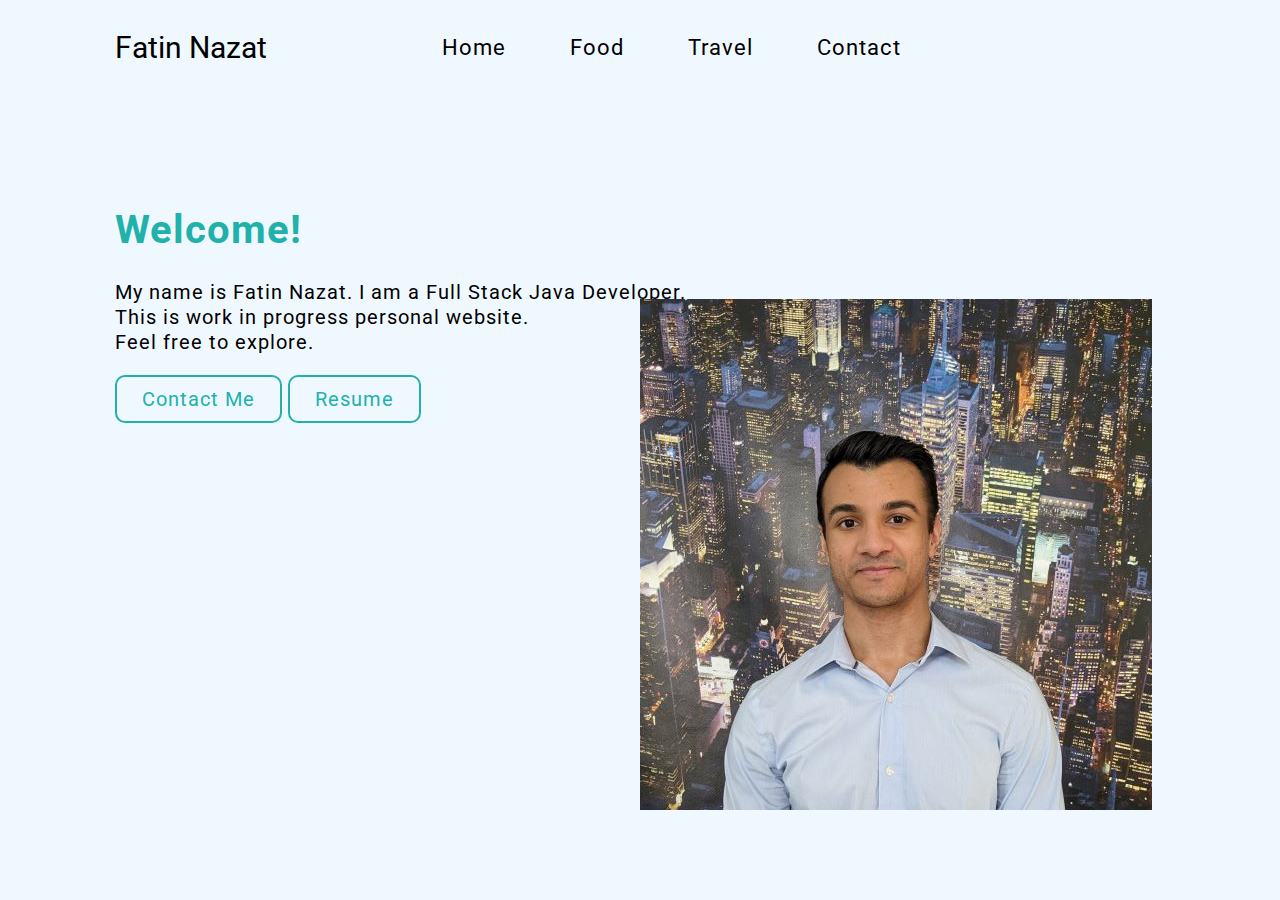
<file: index.html>
<!DOCTYPE html>
<html lang="en">
<head>
    <meta charset="UTF-8">
    <title>About Me</title>
    <link rel="stylesheet" href="css/style.css">
    <link href="https://fonts.googleapis.com/css2?family=Roboto:wght@300;400;700&display=swap" rel="stylesheet">
</head>
<body>
    <div class="header">
    <nav>
        <label class="logo">Fatin Nazat <a href="index.html"></a></label>
        <ul>
            <li><a href="index.html">Home</a> </li>
            <li><a href="food.html">Food</a> </li>
            <li><a href="travel.html">Travel</a> </li>
            <li><a href="contact.html">Contact</a></li>
        </ul>
    </nav>
    <div class="text">
        <h1>Welcome!</h1>
        <p>My name is Fatin Nazat. I am a Full Stack Java Developer.<br>This is work in progress personal website.<br>
        Feel free to explore.</p>
        <a href="contact.html">Contact Me</a>
        <a href="#" class="button">Resume</a>
        <div class="profile">
            <img src="./images/profile.jpg" class="my-image" alt="My picture">
        </div>
    </div>
    </div>
</body>
</html>
</file>
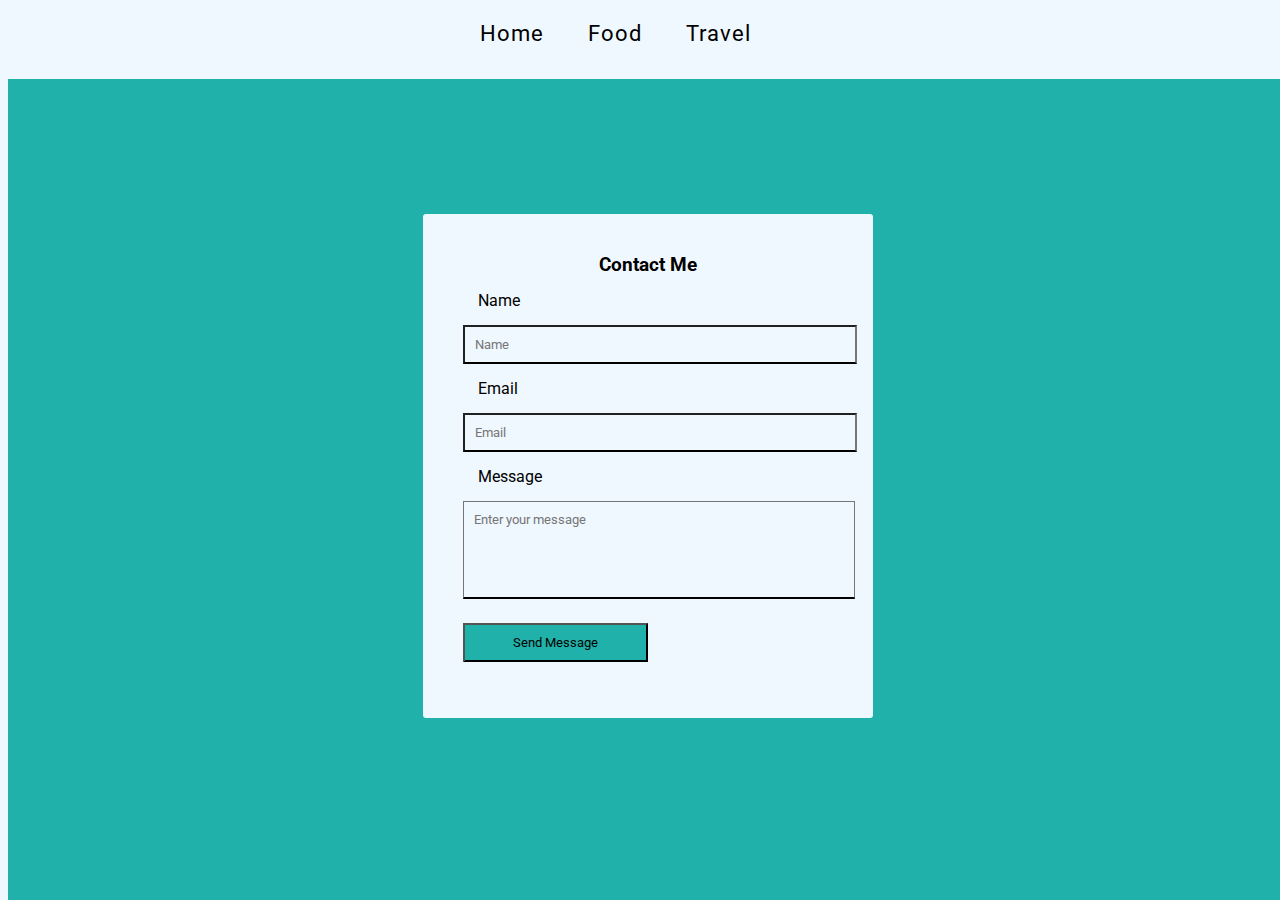
<file: contact.html>
<!DOCTYPE html>
<html lang="en">
<head>
    <meta charset="UTF-8">
    <title>Title</title>
    <link href="https://fonts.googleapis.com/css2?family=Roboto:wght@300;400;700&display=swap" rel="stylesheet">
    <link rel="stylesheet" href="css/contact.css">
</head>
<body>
<div class="header">
    <nav>
        <ul>
            <li><a href="index.html">Home</a> </li>
            <li><a href="food.html">Food</a> </li>
            <li><a href="travel.html">Travel</a> </li>
        </ul>
    </nav>
</div>

<div id="form">
    <form onsubmit="event.preventDefault(); validateForm()">
    <h3>Contact Me</h3>
        <label for="name">Name</label>
        <input type="text" id="name" placeholder="Name">
        <small class="error-text"></small>

        <label for="email">Email</label>
        <input type="email" id="email" placeholder="Email">
        <small class="error-text"></small>

         <label for="message">Message</label>
         <textarea rows="5" id="message" placeholder="Enter your message"></textarea>
        <small class="error-text"></small>

        <div class="button">
        <input type="submit" value="Send Message">
        <p id="sent"></p>
    </div>
    </form>
</div>
<script src="script.js"></script>
</body>
</html>
</file>
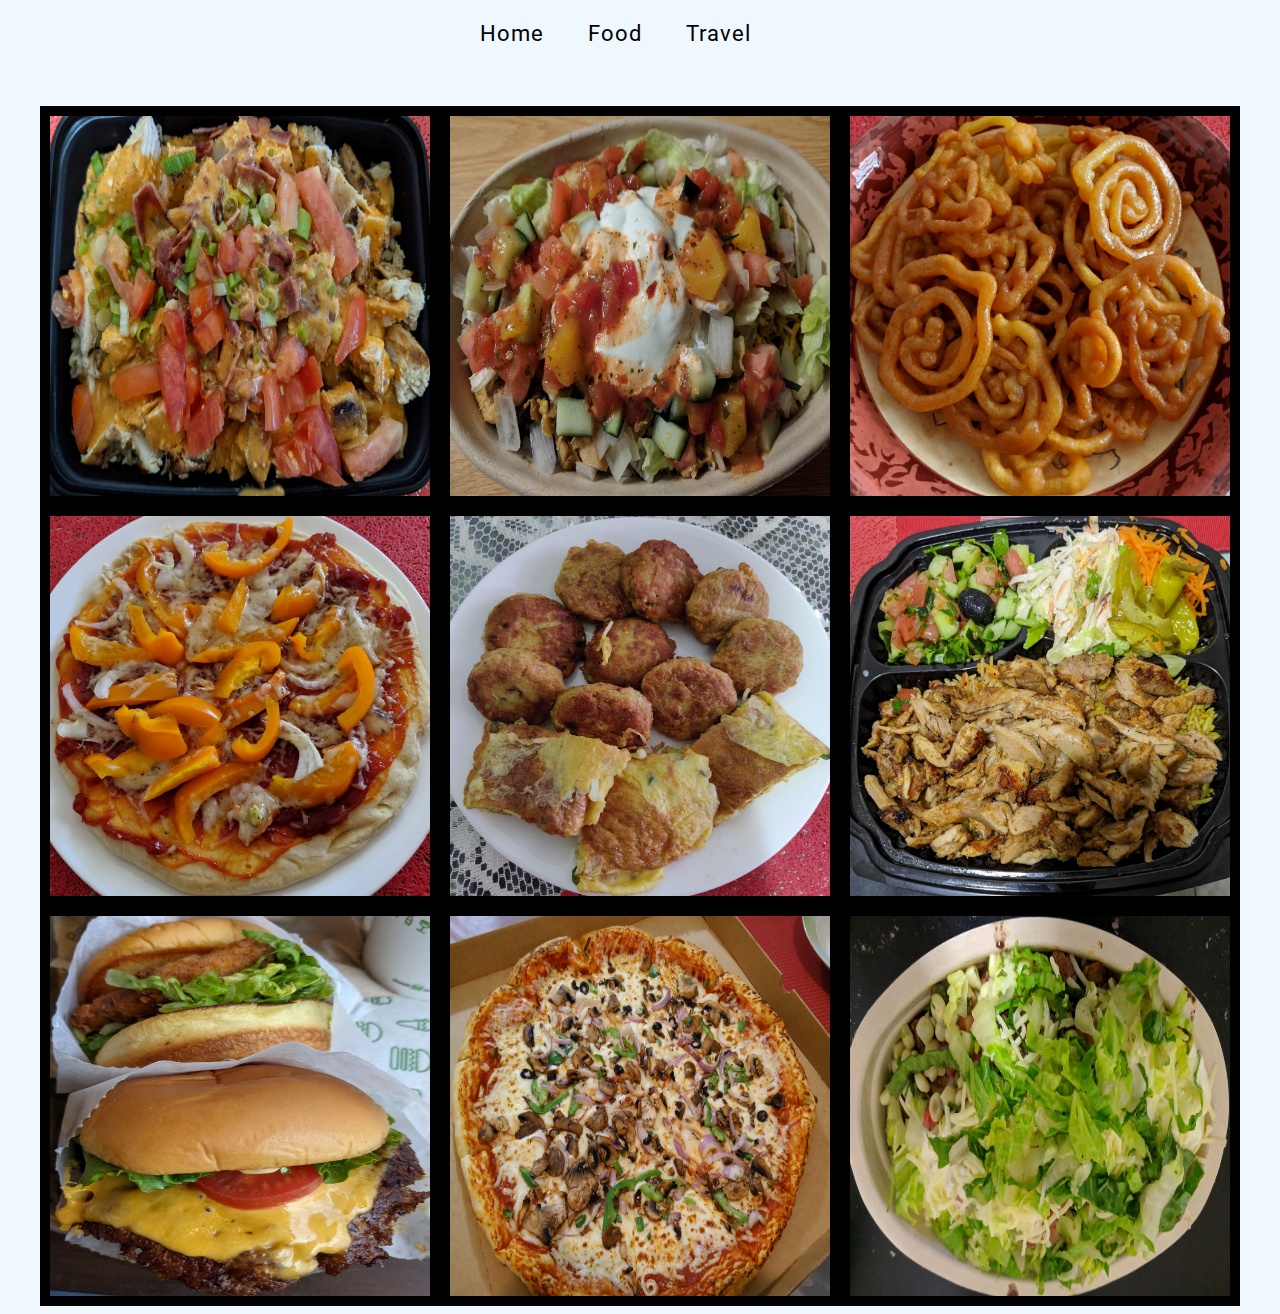
<file: food.html>
<!DOCTYPE html>
<html lang="en">
<head>
    <meta charset="UTF-8">
    <title>Food</title>
    <link rel="stylesheet" href="./css/food.css">
    <link href="https://fonts.googleapis.com/css2?family=Roboto:wght@300;400;700&display=swap" rel="stylesheet">
    <style>
        body{
            background-color: aliceblue;
        }
    </style>
</head>
<body>
<div class="header">
    <nav>
        <ul>
            <li><a href="index.html">Home</a> </li>
            <li><a href="food.html">Food</a> </li>
            <li><a href="travel.html">Travel</a> </li>
        </ul>
    </nav>
</div>
<div class="images">
    <img src="images/food/food%201.jpg" alt="food 1">
    <img src="images/food/food%202.jpg" alt="food 2">
    <img src="images/food/food%203.jpg" alt="food 3">
    <img src="images/food/food%204.jpg" alt="food 4">
    <img src="images/food/food%205.jpg" alt="food 5">
    <img src="images/food/food%206.jpg" alt="food 6">
    <img src="images/food/food%207.jpg" alt="food 7">
    <img src="images/food/food%208.jpg" alt="food 8">
    <img src="images/food/food%209.jpg" alt="food 9">

</div>
</body>
</html>
</file>
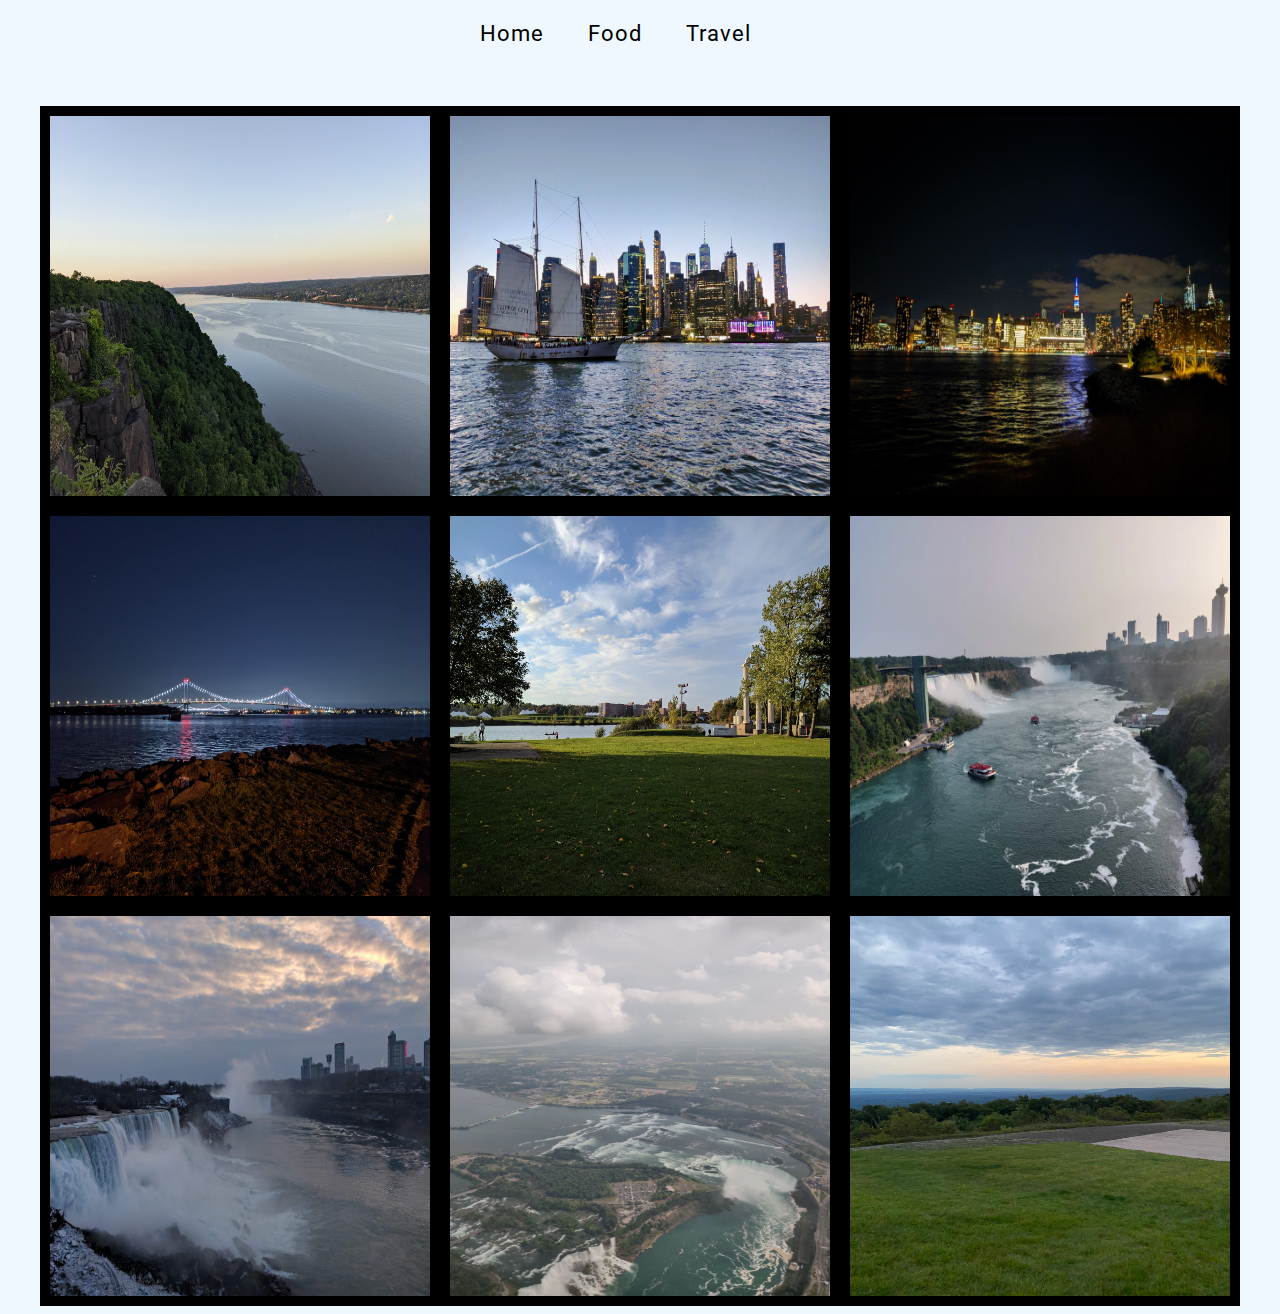
<file: travel.html>
<!DOCTYPE html>
<html lang="en">
<head>
    <meta charset="UTF-8">
    <title>Travel</title>
    <link href="https://fonts.googleapis.com/css2?family=Roboto:wght@300;400;700&display=swap" rel="stylesheet">
    <link rel="stylesheet" href="css/travel.css">
</head>
<body>
<div class="header">
    <nav>
        <ul>
            <li><a href="index.html">Home</a> </li>
            <li><a href="food.html">Food</a> </li>
            <li><a href="travel.html">Travel</a> </li>
        </ul>
    </nav>
</div>
    <div class="images">
        <img src="images/travel/image%201.jpg" alt="image 1">
        <img src="images/travel/image%202.jpg" alt="image 2">
        <img src="images/travel/image%203.jpg" alt="image 3">
        <img src="images/travel/image%204.jpg" alt="image 4">
        <img src="images/travel/image%205.jpg" alt="image 5">
        <img src="images/travel/image%206.jpg" alt="image 6">
        <img src="images/travel/image%207.jpg" alt="image 7">
        <img src="images/travel/image%208.jpg" alt="image 8">
        <img src="images/travel/image%209.jpg" alt="image 9">

    </div>

</body>
</html>
</file>
<file: css/style.css>
*{
    margin: 0;
    padding: 0;
    box-sizing: border-box;
    font-family: 'Roboto',sans-serif;
}
.header{
    width: 100%;
    height: 100vh;
    background: aliceblue;
    padding: 0 9.0%;
    position: relative;
}
nav{
    display: flex;
    width: 100%;
    align-items: center;
    flex-wrap: wrap;
    padding: 30px 0 10px;
}
.logo{
    font-size: 30px;
    width: auto;
    color: black;
}
nav ul{
    /*font-size: x-large;*/
    flex: 1;
    text-align: center;
    padding-right: 90px;
}
nav ul li{
    display: inline-block;
    list-style: none;
    margin: 5px 30px;
}
nav ul li a{
    color: black;
    letter-spacing: 1px;
    font-size: 22px;
    text-decoration: none;
}
nav ul li a:hover{
    color: lightseagreen;
}
.text{
    margin-top: 10%;
    font-size: 20px;
    letter-spacing: 1px;
}
.text h1{
    line-height: 100px;
    color: lightseagreen;
}
.text p{
    color: black;
    line-height: 25px;
}
.text a{
    display: inline-block;
    border-radius: 10px;
    border: 2px solid lightseagreen;
    color: lightseagreen;
    padding: 10px 25px;
    text-decoration: none;
    margin-top: 20px;

}
/*.text a:hover{*/
/*    color: lightseagreen;*/
/*}*/
.profile{
    display: inline-block;
    position: absolute;
    right: 10%;
    bottom: 10%;

}
.my-image{
    width: 410px;
    position: absolute;
    right: -1%;
    bottom: -1%;

    width: auto;
    height: auto;
}
</file>
<file: css/contact.css>
*{
    /*padding: 0;*/
    /*box-sizing: border-box;*/
    font-family: Roboto, sans-serif;
    background-color: aliceblue;
}
body{
    background-color: aliceblue;
}
.header{
    width: 100%;
    height: 7vh;
    background: aliceblue;
    padding: 0 9.0%;
    position: relative;
    box-sizing: border-box;
}
nav{
    /*display: flex;*/
    width: 100%;
    align-items: center;
    flex-wrap: wrap;
    /*padding: 0 0 10px;*/
}
nav ul{
    flex: 1;
    text-align: center;
    padding-right: 90px;
}
nav ul li{
    display: inline-block;
    list-style: none;
    margin: 5px 20px;
}
nav ul li a{
    color: black;
    letter-spacing: 1px;
    font-size: 22px;
    text-decoration: none;
}
nav ul li a:hover{
    color: lightseagreen;
}
#form{
    width: 100%;
    height: 100%;
    position: fixed;
    background-color: lightseagreen;
}
form{
    max-width: 450px;

    width: 100%;
    background: aliceblue;
    margin: 15vh auto 0 auto;
    padding: 40px;
    border-radius: 3px;
    box-sizing: border-box;
}
h3{
    text-align: center;
    margin: 0;
}
label{
    display: block;
    margin: 15px;
}
input,textarea{
    width: 100%;
    padding: 10px;
    resize: none;
    outline: none;
    border-bottom: 2px solid black;

}
input[type="submit"]{
    width: 50%;
    margin-top: 20px;
    cursor: pointer;
    background-color: lightseagreen;
}
.error-text{
    color: red;
}
#sent{
    color: green;
}
</file>
<file: css/food.css>
*{
    /*padding: 0;*/
    box-sizing: border-box;
    font-family: Roboto, sans-serif;
}

.header{
    width: 100%;
    height: 10vh;
    background: aliceblue;
    padding: 0 9.0%;
    position: relative;
}
nav{
    /*display: flex;*/
    width: 100%;
    align-items: center;
    flex-wrap: wrap;
    /*padding: 0 0 10px;*/
}
nav ul{
    flex: 1;
    text-align: center;
    padding-right: 90px;
}
nav ul li{
    display: inline-block;
    list-style: none;
    margin: 5px 20px;
}
nav ul li a{
    color: black;
    letter-spacing: 1px;
    font-size: 22px;
    text-decoration: none;
}
nav ul li a:hover{
    color: lightseagreen;
}
.images{
    display: flex;
    max-width: 3000px;
    width: 100%;
    flex-wrap: wrap;
    justify-content: center;
}
img{
    width: 400px;
    height: 400px;
    padding: 10px;
    background-color: black;
}
img:hover{
    cursor: pointer;
    opacity: 0.5;
    transition: 1s;
}
</file>
<file: css/travel.css>
*{
    /*padding: 0;*/
    box-sizing: border-box;
    font-family: Roboto, sans-serif;
}
body{
    background-color: aliceblue;
}
.header{
    width: 100%;
    height: 10vh;
    background: aliceblue;
    padding: 0 9.0%;
    position: relative;
}
nav{
    /*display: flex;*/
    width: 100%;
    align-items: center;
    flex-wrap: wrap;
    /*padding: 0 0 10px;*/
}
nav ul{
    flex: 1;
    text-align: center;
    padding-right: 90px;
}
nav ul li{
    display: inline-block;
    list-style: none;
    margin: 5px 20px;
}
nav ul li a{
    color: black;
    letter-spacing: 1px;
    font-size: 22px;
    text-decoration: none;
}
nav ul li a:hover{
    color: lightseagreen;
}
.images{
    display: flex;
    max-width: 3000px;
    width: 100%;
    flex-wrap: wrap;
    justify-content: center;
}
img{
    width: 400px;
    height: 400px;
    padding: 10px;
    background-color: black;
}
img:hover{
    cursor: pointer;
    opacity: 0.5;
    transition: 1s;
}
</file>
